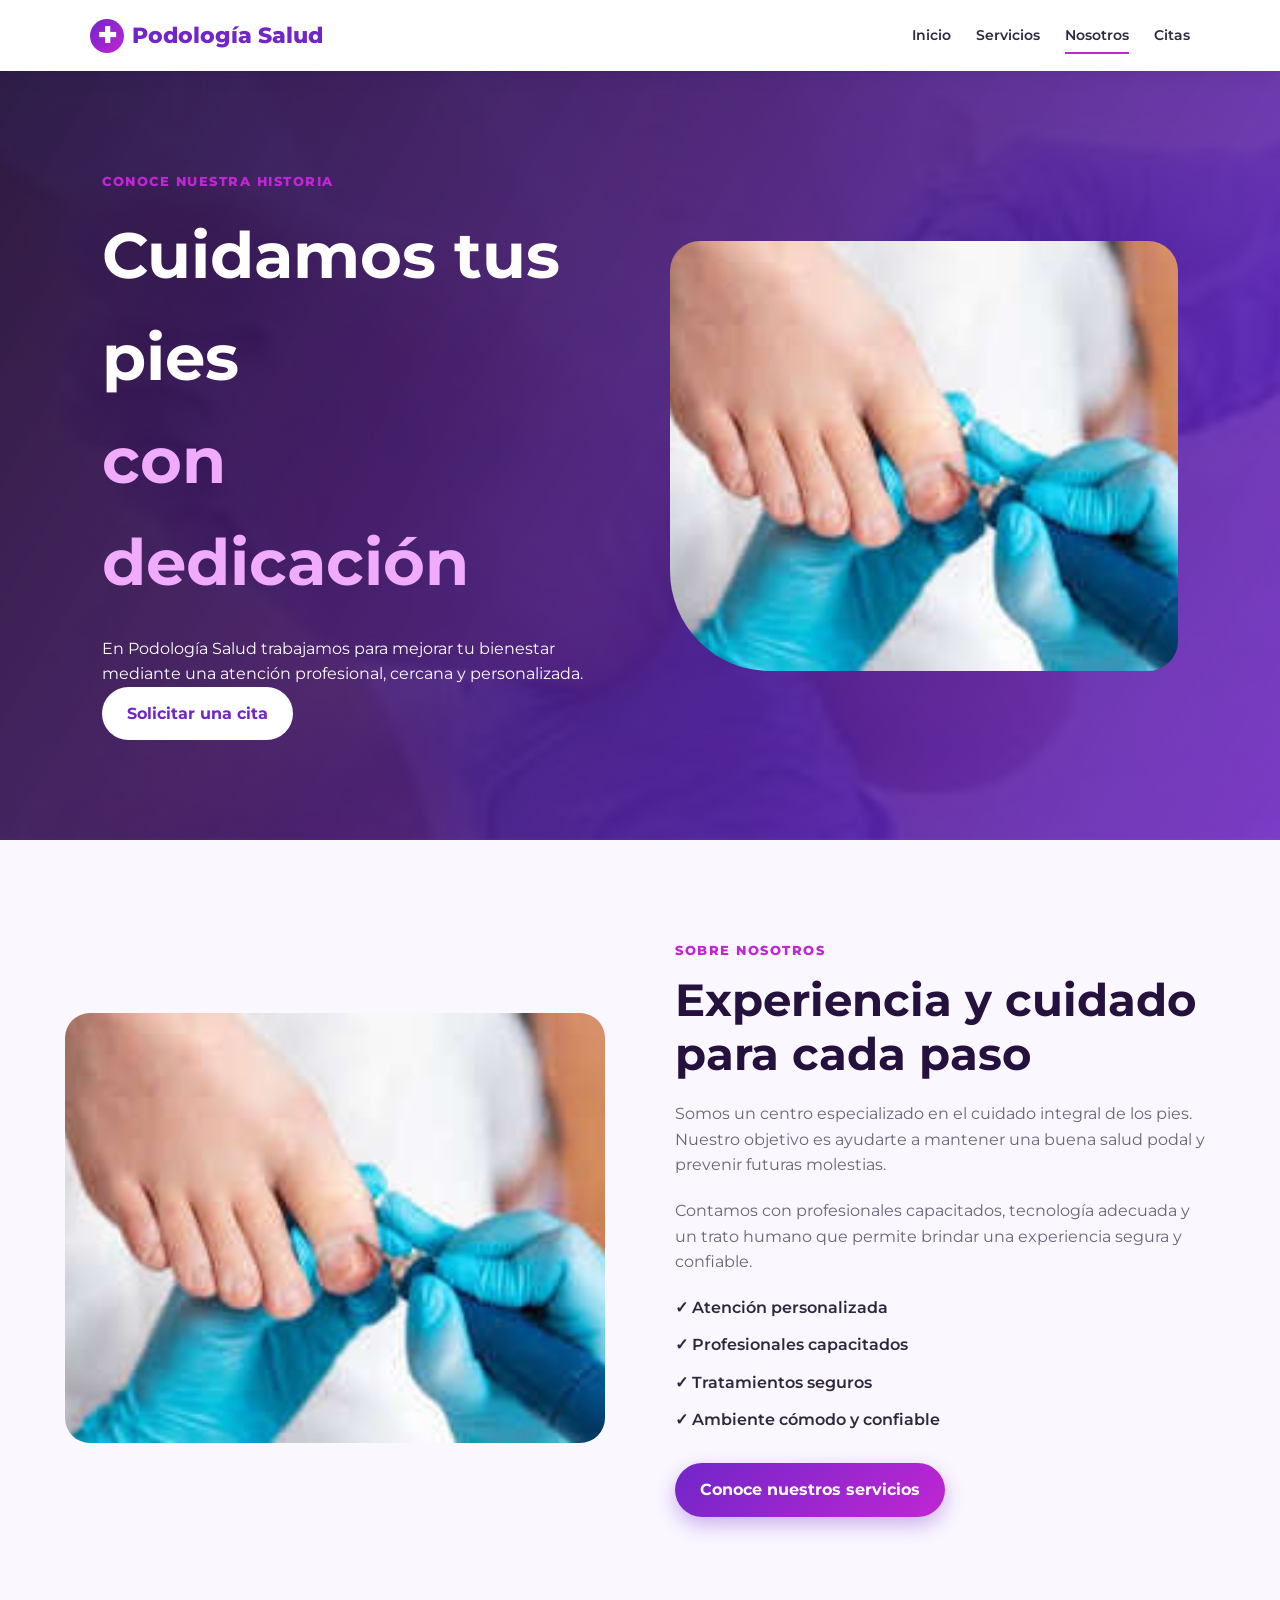
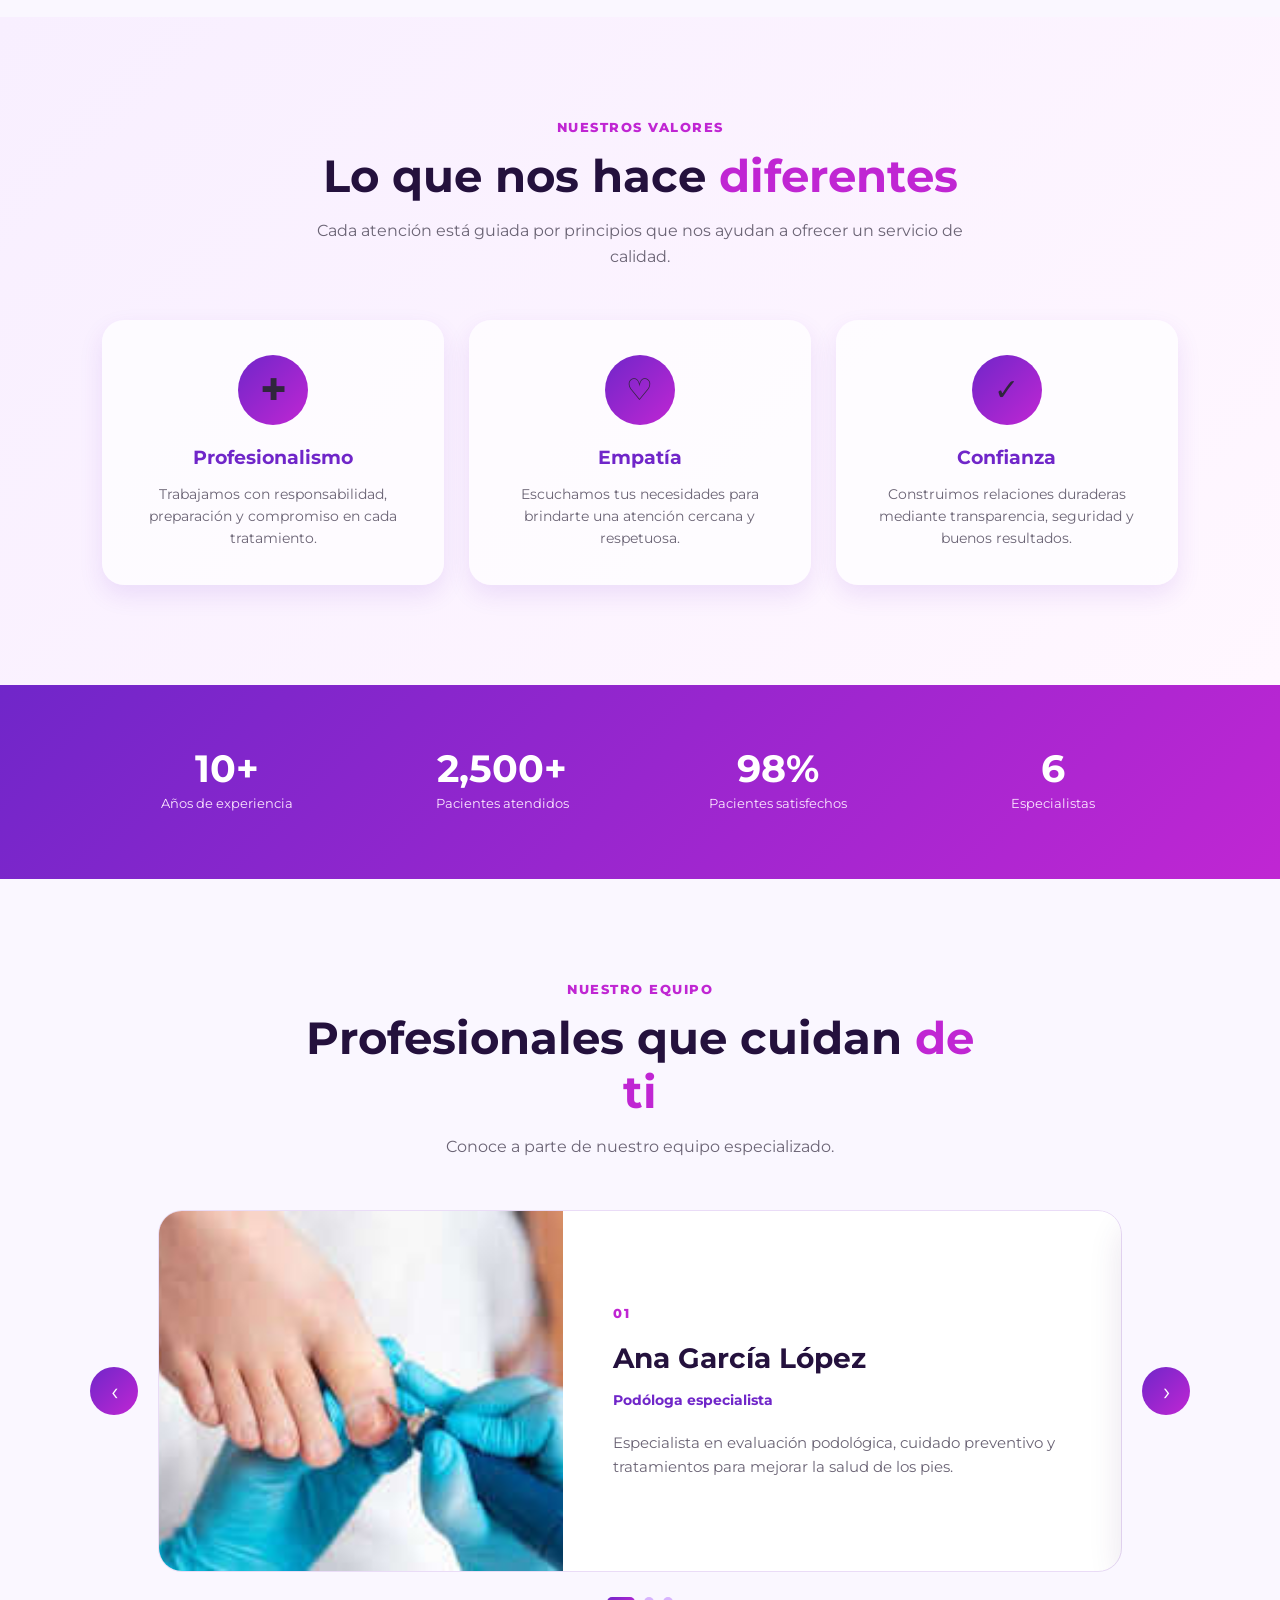
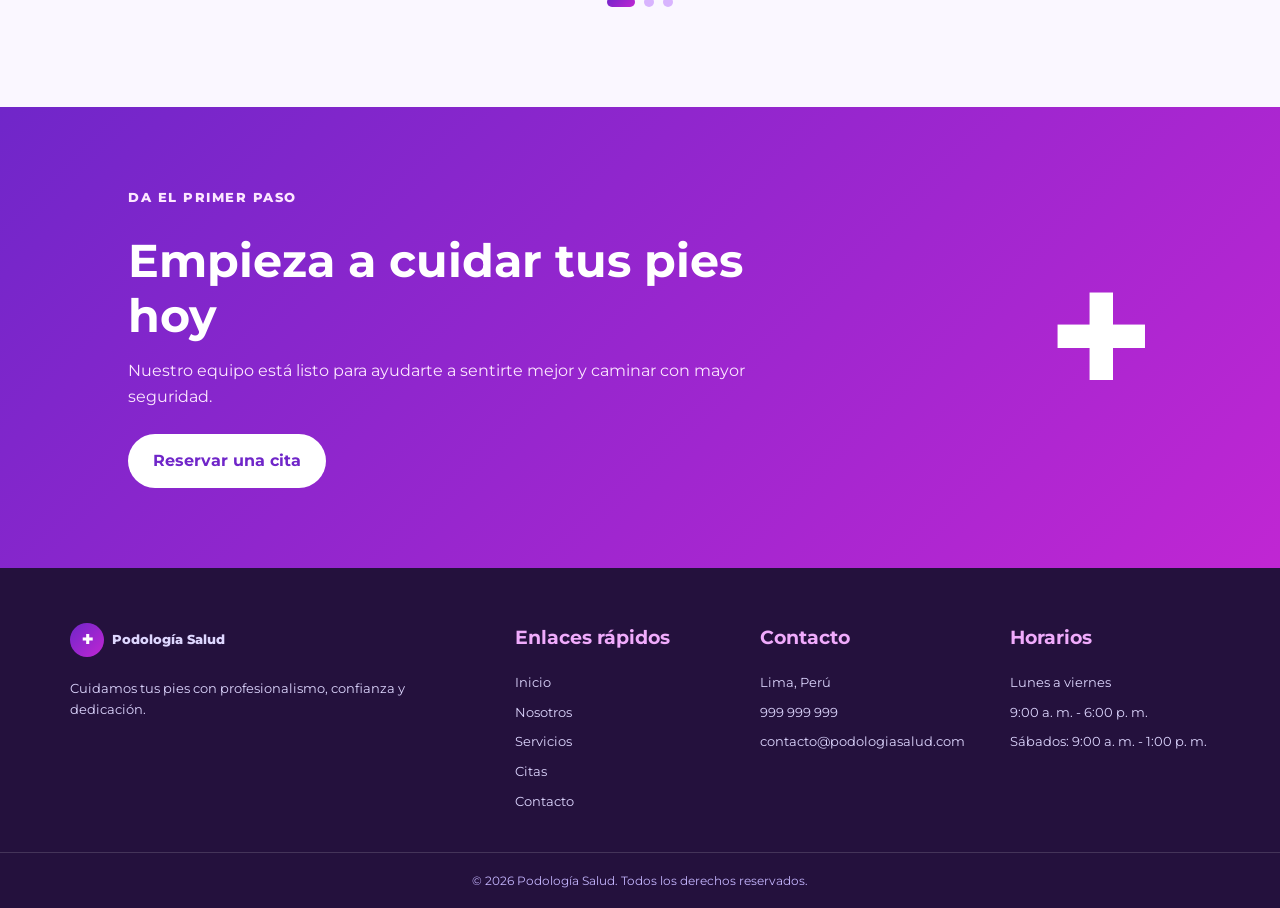
<file: PODOLOGIA/html/nosotros.html>
<!DOCTYPE html>
<html lang="es">
<head>
    <meta charset="UTF-8">
    <meta name="viewport" content="width=device-width, initial-scale=1.0">

    <title>Nosotros | Podología Salud</title>

    <link rel="stylesheet" href="../assets/css/estilo.css">
</head>
<body>

    <!-- ENCABEZADO -->
    <header class="encabezado">
        <a href="index.html" class="marca">
            <span class="marca-icono">✚</span>
            Podología Salud
        </a>

        <button
            class="menu-btn"
            id="menuBtn"
            type="button"
            aria-label="Abrir menú"
            aria-expanded="false">
            ☰
        </button>

        <nav id="menu">
            <a href="index.html">Inicio</a>
            <a href="servicios.html">Servicios</a>
            <a href="nosotros.html" class="activo">Nosotros</a>
            <a href="citas.html">Citas</a>
        </nav>
    </header>

    <main>

        <!-- HERO -->
        <section class="nosotros-hero">
            <div class="nosotros-hero-texto">
                <p class="etiqueta">CONOCE NUESTRA HISTORIA</p>

                <h1>
                    Cuidamos tus pies
                    <span>con dedicación</span>
                </h1>

                <p>
                    En Podología Salud trabajamos para mejorar tu bienestar
                    mediante una atención profesional, cercana y personalizada.
                </p>

                <a href="citas.html" class="boton boton-blanco">
                    Solicitar una cita
                </a>
            </div>

            <div class="nosotros-hero-imagen">
                <img
                    src="../assets/img/nosotros-1.jpg"
                    alt="Profesional de Podología Salud atendiendo a una paciente">
            </div>
        </section>

        <!-- INTRODUCCIÓN -->
        <section class="nosotros-introduccion revelar">

            <div class="nosotros-imagen">
                <img
                    src="../assets/img/nosotros-1.jpg"
                    alt="Equipo profesional de Podología Salud">
            </div>

            <div class="nosotros-texto">
                <p class="etiqueta">SOBRE NOSOTROS</p>

                <h2>
                    Experiencia y cuidado para
                    <span>cada paso</span>
                </h2>

                <p>
                    Somos un centro especializado en el cuidado integral de los
                    pies. Nuestro objetivo es ayudarte a mantener una buena salud
                    podal y prevenir futuras molestias.
                </p>

                <p>
                    Contamos con profesionales capacitados, tecnología adecuada
                    y un trato humano que permite brindar una experiencia segura
                    y confiable.
                </p>

                <div class="lista-check">
                    <p>✓ Atención personalizada</p>
                    <p>✓ Profesionales capacitados</p>
                    <p>✓ Tratamientos seguros</p>
                    <p>✓ Ambiente cómodo y confiable</p>
                </div>

                <a href="servicios.html" class="boton boton-principal">
                    Conoce nuestros servicios
                </a>
            </div>

        </section>

        <!-- VALORES -->
        <section class="valores-nosotros">

            <div class="encabezado-seccion">
                <p class="etiqueta">NUESTROS VALORES</p>

                <h2>
                    Lo que nos hace
                    <span>diferentes</span>
                </h2>

                <p>
                    Cada atención está guiada por principios que nos ayudan
                    a ofrecer un servicio de calidad.
                </p>
            </div>

            <div class="tarjetas-valores">

                <article class="valor revelar">
                    <div class="valor-icono">✚</div>

                    <h3>Profesionalismo</h3>

                    <p>
                        Trabajamos con responsabilidad, preparación y compromiso
                        en cada tratamiento.
                    </p>
                </article>

                <article class="valor revelar">
                    <div class="valor-icono">♡</div>

                    <h3>Empatía</h3>

                    <p>
                        Escuchamos tus necesidades para brindarte una atención
                        cercana y respetuosa.
                    </p>
                </article>

                <article class="valor revelar">
                    <div class="valor-icono">✓</div>

                    <h3>Confianza</h3>

                    <p>
                        Construimos relaciones duraderas mediante transparencia,
                        seguridad y buenos resultados.
                    </p>
                </article>

            </div>
        </section>

        <!-- ESTADÍSTICAS -->
        <section class="estadisticas">

            <div class="estadistica">
                <strong>10+</strong>
                <span>Años de experiencia</span>
            </div>

            <div class="estadistica">
                <strong>2,500+</strong>
                <span>Pacientes atendidos</span>
            </div>

            <div class="estadistica">
                <strong>98%</strong>
                <span>Pacientes satisfechos</span>
            </div>

            <div class="estadistica">
                <strong>6</strong>
                <span>Especialistas</span>
            </div>

        </section>

        <!-- EQUIPO -->
        <section class="equipo">

            <div class="encabezado-seccion">
                <p class="etiqueta">NUESTRO EQUIPO</p>

                <h2>
                    Profesionales que cuidan
                    <span>de ti</span>
                </h2>

                <p>
                    Conoce a parte de nuestro equipo especializado.
                </p>
            </div>

            <div class="carrusel-equipo">

                <button
                    id="anterior"
                    class="flecha-carrusel"
                    type="button"
                    aria-label="Profesional anterior">
                    ‹
                </button>

                <div class="ventana-carrusel">
                    <div class="pista-carrusel" id="pistaCarrusel">

                        <article class="profesional">
                            <div class="profesional-imagen">
                                <img
                    src="../assets/img/nosotros-1.jpg"
                                    alt="Ana García, podóloga especialista">
                            </div>

                            <div class="datos-profesional">
                                <span class="numero-profesional">01</span>

                                <h3>Ana García López</h3>

                                <p class="cargo">
                                    Podóloga especialista
                                </p>

                                <p>
                                    Especialista en evaluación podológica,
                                    cuidado preventivo y tratamientos para
                                    mejorar la salud de los pies.
                                </p>
                            </div>
                        </article>

                        <article class="profesional">
                            <div class="profesional-imagen">
                                <img
                    src="../assets/img/nosotros-1.jpg"
                                    alt="Carlos Mendoza, podólogo clínico">
                            </div>

                            <div class="datos-profesional">
                                <span class="numero-profesional">02</span>

                                <h3>Carlos Mendoza Ruiz</h3>

                                <p class="cargo">
                                    Podólogo clínico
                                </p>

                                <p>
                                    Profesional dedicado al tratamiento de uñas,
                                    callosidades, durezas y molestias frecuentes.
                                </p>
                            </div>
                        </article>

                        <article class="profesional">
                            <div class="profesional-imagen">
                                <img
                    src="../assets/img/nosotros-1.jpg"
                                    alt="María Torres, podóloga especialista">
                            </div>

                            <div class="datos-profesional">
                                <span class="numero-profesional">03</span>

                                <h3>María Torres Sánchez</h3>

                                <p class="cargo">
                                    Podóloga especialista
                                </p>

                                <p>
                                    Experta en prevención, orientación y cuidado
                                    integral para pacientes de todas las edades.
                                </p>
                            </div>
                        </article>

                    </div>
                </div>

                <button
                    id="siguiente"
                    class="flecha-carrusel"
                    type="button"
                    aria-label="Siguiente profesional">
                    ›
                </button>

            </div>

            <div class="indicadores-carrusel">
                <button
                    class="indicador activo"
                    type="button"
                    aria-label="Mostrar profesional 1">
                </button>

                <button
                    class="indicador"
                    type="button"
                    aria-label="Mostrar profesional 2">
                </button>

                <button
                    class="indicador"
                    type="button"
                    aria-label="Mostrar profesional 3">
                </button>
            </div>

        </section>

        <!-- LLAMADA A LA ACCIÓN -->
        <section class="llamada-accion">

            <div class="llamada-contenido">
                <p class="etiqueta">DA EL PRIMER PASO</p>

                <h2>
                    Empieza a cuidar tus pies hoy
                </h2>

                <p>
                    Nuestro equipo está listo para ayudarte a sentirte mejor
                    y caminar con mayor seguridad.
                </p>

                <a href="citas.html" class="boton boton-blanco">
                    Reservar una cita
                </a>
            </div>

            <div class="llamada-icono">✚</div>

        </section>

    </main>

    <!-- PIE DE PÁGINA -->
    <footer class="pie-pagina">

        <div class="footer-contenido">

            <div class="footer-columna">
                <a href="index.html" class="marca marca-footer">
                    <span class="marca-icono">✚</span>
                    Podología Salud
                </a>

                <p>
                    Cuidamos tus pies con profesionalismo,
                    confianza y dedicación.
                </p>
            </div>

            <div class="footer-columna">
                <h3>Enlaces rápidos</h3>

                <a href="index.html">Inicio</a>
                <a href="nosotros.html">Nosotros</a>
                <a href="servicios.html">Servicios</a>
                <a href="citas.html">Citas</a>
                <a href="contacto.html">Contacto</a>
            </div>

            <div class="footer-columna">
                <h3>Contacto</h3>

                <p>Lima, Perú</p>
                <p>999 999 999</p>
                <p>contacto@podologiasalud.com</p>
            </div>

            <div class="footer-columna">
                <h3>Horarios</h3>

                <p>Lunes a viernes</p>
                <p>9:00 a. m. - 6:00 p. m.</p>
                <p>Sábados: 9:00 a. m. - 1:00 p. m.</p>
            </div>

        </div>

        <div class="footer-final">
            © <span id="anio"></span> Podología Salud.
            Todos los derechos reservados.
        </div>

    </footer>

<script src="../assets/js/script.js"></script>

</body>
</html>
</file>
<file: PODOLOGIA/assets/css/estilo.css>
@import url('https://fonts.googleapis.com/css2?family=Montserrat:wght@400;500;600;700;800&display=swap');

:root {
    --morado: #7026c9;
    --morado-oscuro: #24113d;
    --fucsia: #c026d3;
    --rosa: #f0abfc;
    --texto: #30263d;
    --gris: #6b6475;
    --claro: #faf7ff;
    --blanco: #ffffff;
}

* {
    box-sizing: border-box;
    margin: 0;
    padding: 0;
}

html {
    scroll-behavior: smooth;
}

body {
    min-height: 100vh;
    overflow-x: hidden;
    background: var(--claro);
    color: var(--texto);
    font-family: "Montserrat", Arial, sans-serif;
    line-height: 1.6;
}

img {
    display: block;
    max-width: 100%;
}

a,
button,
input,
select,
textarea {
    font-family: inherit;
}

/* ENCABEZADO */

.encabezado {
    position: sticky;
    top: 0;
    z-index: 1000;

    display: flex;
    align-items: center;
    justify-content: space-between;

    padding: 18px 7%;
    background: rgba(255, 255, 255, .96);
    box-shadow: 0 3px 18px #32105c18;
    backdrop-filter: blur(12px);
}

.marca {
    display: flex;
    align-items: center;
    gap: 8px;

    color: var(--morado);
    font-size: 22px;
    font-weight: 800;
    text-decoration: none;
}

.marca-icono {
    display: flex;
    align-items: center;
    justify-content: center;

    width: 34px;
    height: 34px;
    border-radius: 50%;

    background: linear-gradient(135deg, var(--morado), var(--fucsia));
    color: white;
}

nav {
    display: flex;
    align-items: center;
    gap: 25px;
}

nav a {
    position: relative;
    color: var(--texto);
    font-size: 14px;
    font-weight: 600;
    text-decoration: none;
}

nav a::after {
    content: "";
    position: absolute;
    left: 0;
    bottom: -7px;

    width: 0;
    height: 2px;

    background: var(--fucsia);
    transition: width .3s ease;
}

nav a:hover::after,
nav a.activo::after {
    width: 100%;
}

.menu-btn {
    display: none;
    border: none;
    background: transparent;
    color: var(--morado);
    cursor: pointer;
    font-size: 28px;
}

/* ELEMENTOS GENERALES */

.etiqueta {
    margin-bottom: 12px;
    color: var(--fucsia);
    font-size: 13px;
    font-weight: 800;
    letter-spacing: 1.5px;
}

.boton {
    display: inline-block;
    padding: 14px 25px;
    border-radius: 30px;
    font-weight: 700;
    text-decoration: none;
    transition: .3s ease;
}

.boton-principal {
    border: none;
    background: linear-gradient(135deg, var(--morado), var(--fucsia));
    color: white;
    cursor: pointer;
    box-shadow: 0 8px 20px #7026c955;
}

.boton-principal:hover {
    transform: translateY(-4px);
    box-shadow: 0 12px 25px #7026c977;
}

.boton-outline {
    border: 2px solid var(--morado);
    color: var(--morado);
}

.boton-outline:hover {
    background: var(--morado);
    color: white;
}

.boton-blanco {
    background: white;
    color: var(--morado);
}

.boton-blanco:hover {
    transform: translateY(-4px);
    background: #fdf4ff;
    color: var(--morado-oscuro);
}

.boton-centro {
    display: block;
    width: fit-content;
    margin: 35px auto 0;
}

.seccion {
    max-width: 1200px;
    margin: auto;
    padding: 100px 25px;
}

.encabezado-seccion {
    max-width: 700px;
    margin: 0 auto 50px;
    text-align: center;
}

.encabezado-seccion h2 {
    margin-bottom: 15px;
    color: var(--morado-oscuro);
    font-size: clamp(30px, 4vw, 45px);
    line-height: 1.2;
}

.encabezado-seccion h2 span {
    color: var(--fucsia);
}

.encabezado-seccion > p:last-child {
    color: var(--gris);
}

/* HERO PRINCIPAL */

.hero-principal {
    display: grid;
    grid-template-columns: 1fr 1fr;
    align-items: center;
    gap: 60px;

    min-height: 680px;
    padding: 90px 8%;
    overflow: hidden;

    background:
        linear-gradient(
            110deg,
            rgba(36, 17, 61, .96),
            rgba(112, 38, 201, .82),
            rgba(192, 38, 211, .68)
        ),
        url("../img/fondo-podologia.jpg") center/cover no-repeat;

    color: white;
}

.hero-texto h1 {
    max-width: 650px;
    margin-bottom: 25px;
    color: white;
    font-size: clamp(38px, 5vw, 68px);
    line-height: 1.08;
}

.hero-texto h1 span {
    display: block;
    color: var(--rosa);
}

.hero-descripcion {
    max-width: 570px;
    margin-bottom: 30px;
    color: #f5eaff;
    font-size: 18px;
}

.hero-botones {
    display: flex;
    flex-wrap: wrap;
    gap: 15px;
}

.hero-confianza {
    display: flex;
    flex-wrap: wrap;
    gap: 35px;
    margin-top: 45px;
}

.hero-confianza div {
    display: flex;
    flex-direction: column;
}

.hero-confianza strong {
    color: var(--rosa);
    font-size: 22px;
}

.hero-confianza small {
    color: #f5eaff;
    font-size: 11px;
}

.hero-imagen {
    position: relative;
}

.hero-imagen img {
    width: 100%;
    height: 520px;
    object-fit: cover;
    border-radius: 35px 35px 35px 100px;
    box-shadow: 0 20px 45px #16082766;
}

.tarjeta-flotante {
    position: absolute;
    right: -25px;
    bottom: 35px;

    display: flex;
    align-items: center;
    gap: 12px;

    max-width: 270px;
    padding: 16px;

    background: white;
    border-radius: 15px;
    box-shadow: 0 10px 25px #32105c25;
}

.tarjeta-flotante > span {
    display: flex;
    align-items: center;
    justify-content: center;

    width: 35px;
    height: 35px;
    border-radius: 50%;

    background: #dcfce7;
    color: #16a34a;
    font-weight: bold;
}

.tarjeta-flotante strong,
.tarjeta-flotante small {
    display: block;
}

.tarjeta-flotante strong {
    color: var(--texto);
    font-size: 12px;
}

.tarjeta-flotante small {
    color: var(--gris);
    font-size: 10px;
}

/* TARJETAS */

.beneficios {
    background: white;
}

.tarjetas-beneficios,
.tarjetas-servicios,
.pasos {
    display: grid;
    gap: 25px;
}

.tarjetas-beneficios {
    grid-template-columns: repeat(4, 1fr);
}

.tarjetas-servicios {
    grid-template-columns: repeat(3, 1fr);
}

.beneficio,
.servicio,
.paso {
    border-radius: 20px;
    background: white;
    box-shadow: 0 8px 25px #32105c12;
}

.beneficio {
    padding: 30px 22px;
    border: 1px solid #f0e5fa;
    text-align: center;
    transition: .35s ease;
}

.beneficio:hover,
.servicio:hover,
.paso:hover {
    transform: translateY(-8px);
}

.beneficio-icono {
    display: flex;
    align-items: center;
    justify-content: center;

    width: 65px;
    height: 65px;
    margin: 0 auto 20px;
    border-radius: 20px;

    background: #f7eaff;
    font-size: 30px;
}

.beneficio h3,
.servicio-contenido h3,
.paso h3 {
    color: var(--morado);
}

.beneficio h3 {
    margin-bottom: 12px;
}

.beneficio p,
.servicio-contenido p,
.paso p {
    color: var(--gris);
    font-size: 14px;
}

.servicio {
    overflow: hidden;
    transition: .35s ease;
}

.servicio img {
    width: 100%;
    height: 230px;
    object-fit: cover;
}

.servicio-contenido {
    padding: 25px;
}

.servicio-contenido h3 {
    margin-bottom: 10px;
}

.servicio-contenido p {
    margin-bottom: 15px;
}

.servicio-contenido a,
.enlace-servicio {
    color: var(--fucsia);
    font-weight: 700;
    text-decoration: none;
}

/* SOBRE NOSOTROS */

.sobre-nosotros,
.nosotros-introduccion {
    display: grid;
    grid-template-columns: 1fr 1fr;
    align-items: center;
    gap: 70px;
}

.sobre-nosotros {
    padding: 110px 8%;
    background: white;
}

.galeria-nosotros {
    position: relative;
    min-height: 500px;
}

.foto-grande {
    width: 75%;
    height: 430px;
    object-fit: cover;
    border-radius: 25px;
    box-shadow: 0 15px 30px #32105c25;
}
.foto-pequena {
    position: absolute;
    width: 190px;
    height: 170px;
    object-fit: cover;
    border: 8px solid white;
    border-radius: 20px;
    box-shadow: 0 10px 25px #32105c25;
}

.foto-arriba {
    top: 20px;
    right: 0;
}

.foto-abajo {
    right: 35px;
    bottom: 0;
}

.sobre-texto h2,
.nosotros-texto h2 {
    margin-bottom: 20px;
    color: var(--morado-oscuro);
    font-size: clamp(30px, 4vw, 45px);
    line-height: 1.2;
}

.sobre-texto > p,
.nosotros-texto > p:not(.etiqueta) {
    margin-bottom: 20px;
    color: var(--gris);
}

.lista-check {
    margin-bottom: 30px;
}

.lista-check p {
    margin-bottom: 12px;
    color: var(--texto);
    font-weight: 600;
}

/* ESTADÍSTICAS */

.estadisticas {
    display: grid;
    grid-template-columns: repeat(4, 1fr);
    gap: 25px;
    padding: 65px 8%;
    background: linear-gradient(135deg, var(--morado), var(--fucsia));
    color: white;
    text-align: center;
}

.estadistica {
    display: flex;
    flex-direction: column;
    gap: 5px;
}

.estadistica strong {
    font-size: 38px;
    line-height: 1;
}

.estadistica span {
    color: #fce7ff;
    font-size: 13px;
}

/* PROCESO */

.proceso {
    background: var(--claro);
}

.pasos {
    grid-template-columns: repeat(4, 1fr);
}

.paso {
    position: relative;
    padding: 30px 22px;
    text-align: center;
    transition: transform .3s ease;
}

.paso > span {
    position: absolute;
    top: 15px;
    right: 18px;
    color: #d8b4fe;
    font-size: 14px;
    font-weight: 800;
}

.paso-icono {
    display: flex;
    align-items: center;
    justify-content: center;

    width: 65px;
    height: 65px;
    margin: 10px auto 18px;
    border-radius: 50%;

    background: #f7eaff;
    font-size: 28px;
}

/* LLAMADA A LA ACCIÓN */

.llamada-accion {
    display: flex;
    align-items: center;
    justify-content: space-between;
    gap: 40px;

    padding: 80px 10%;
    background: linear-gradient(135deg, var(--morado), var(--fucsia));
    color: white;
}

.llamada-contenido {
    max-width: 700px;
}

.llamada-contenido h2 {
    margin-bottom: 15px;
    color: white;
    font-size: clamp(30px, 4vw, 46px);
    line-height: 1.2;
}

.llamada-contenido p {
    margin-bottom: 25px;
    color: #fce7ff;
}

.llamada-icono {
    font-size: 120px;
}

/* FOOTER */

.pie-pagina {
    background: var(--morado-oscuro);
    color: white;
}

.footer-contenido {
    display: grid;
    grid-template-columns: 2fr 1fr 1fr 1fr;
    gap: 45px;

    max-width: 1200px;
    margin: auto;
    padding: 55px 30px 40px;
}

.footer-columna {
    display: flex;
    flex-direction: column;
    align-items: flex-start;
    gap: 9px;
    text-align: left;
}

.footer-columna h3 {
    margin-bottom: 10px;
    color: var(--rosa);
}

.footer-columna p,
.footer-columna a {
    color: #ddd6fe;
    font-size: 13px;
}

.footer-columna a {
    text-decoration: none;
}

.footer-columna a:hover {
    color: white;
}

.marca-footer {
    width: fit-content;
    margin-bottom: 12px;
    color: white;
}

.footer-final {
    padding: 18px 20px;
    border-top: 1px solid #ffffff25;
    color: #c4b5fd;
    font-size: 12px;
    text-align: center;
}

/* PÁGINA NOSOTROS */

.nosotros-hero {
    display: grid;
    grid-template-columns: 1fr 1fr;
    align-items: center;
    gap: 60px;

    padding: 100px 8%;
    background:
        linear-gradient(120deg, #24113df2, #7026c9d9),
        url("../img/nosotros-portada.jpg") center/cover;
    color: white;
}

.nosotros-hero-texto h1 {
    margin-bottom: 22px;
    color: white;
    font-size: clamp(38px, 5vw, 65px);
}

.nosotros-hero-texto h1 span {
    display: block;
    color: var(--rosa);
}

.nosotros-hero-imagen img {
    width: 100%;
    height: 430px;
    object-fit: cover;
    border-radius: 30px 30px 30px 100px;
}

.nosotros-introduccion {
    max-width: 1200px;
    margin: auto;
    padding: 100px 25px;
}

.nosotros-imagen img {
    width: 100%;
    height: 430px;
    object-fit: cover;
    border-radius: 25px;
}

/* VALORES */

.valores-nosotros {
    padding: 100px 8%;
    background: linear-gradient(135deg, #f8efff, #fff7ff);
}

.tarjetas-valores {
    display: grid;
    grid-template-columns: repeat(3, 1fr);
    gap: 25px;
    max-width: 1150px;
    margin: auto;
}

.valor {
    padding: 35px 25px;
    border-radius: 22px;
    background: #ffffffb8;
    text-align: center;
    box-shadow: 0 10px 25px #7026c91c;
}

.valor-icono {
    display: flex;
    align-items: center;
    justify-content: center;

    width: 70px;
    height: 70px;
    margin: auto;
    border-radius: 50%;

    background: linear-gradient(135deg, var(--morado), var(--fucsia));
    font-size: 30px;
}

.valor h3 {
    margin: 18px 0 10px;
    color: var(--morado);
}

.valor p {
    color: var(--gris);
    font-size: 14px;
}

/* FORMULARIOS */

.formulario {
    width: 100%;
    max-width: 700px;
    margin: auto;
    padding: 35px;
    border-radius: 20px;
    background: white;
    box-shadow: 0 10px 30px #32105c18;
}

.formulario-grupo {
    display: flex;
    flex-direction: column;
    margin-bottom: 20px;
}

.formulario-grupo label {
    margin-bottom: 7px;
    color: var(--morado-oscuro);
    font-weight: 700;
}

.formulario-grupo input,
.formulario-grupo select,
.formulario-grupo textarea {
    width: 100%;
    padding: 13px 15px;
    border: 1px solid #ddccef;
    border-radius: 10px;
    outline: none;
    background: white;
    color: var(--texto);
    font-size: 14px;
}

.formulario-grupo input:focus,
.formulario-grupo select:focus,
.formulario-grupo textarea:focus {
    border-color: var(--fucsia);
    box-shadow: 0 0 0 3px #c026d322;
}

.formulario-grupo textarea {
    min-height: 130px;
    resize: vertical;
}

.mensaje-exito {
    margin-top: 20px;
    padding: 14px;
    border-radius: 10px;
    background: #dcfce7;
    color: #166534;
    text-align: center;
}

.mensaje-error {
    margin-top: 20px;
    padding: 14px;
    border-radius: 10px;
    background: #fee2e2;
    color: #991b1b;
    text-align: center;
}

/* SERVICIOS */

.servicios-hero {
    display: grid;
    grid-template-columns: 1fr 1fr;
    align-items: center;
    gap: 60px;

    padding: 100px 8%;
    background:
        linear-gradient(120deg, #24113df2, #7026c9d9),
        url("../img/servicios-portada.jpg") center/cover;
    color: white;
}

.servicios-hero-contenido h1 {
    margin-bottom: 22px;
    color: white;
    font-size: clamp(38px, 5vw, 62px);
}

.servicios-hero-contenido h1 span {
    display: block;
    color: var(--rosa);
}

.servicios-hero-imagen img {
    width: 100%;
    height: 420px;
    object-fit: cover;
    border-radius: 30px 30px 30px 100px;
}

.introduccion-servicios {
    max-width: 750px;
    margin: auto;
    padding: 90px 25px 50px;
    text-align: center;
}

.introduccion-servicios h2 {
    margin-bottom: 18px;
    color: var(--morado-oscuro);
    font-size: clamp(30px, 4vw, 45px);
}

.lista-servicios {
    max-width: 1150px;
    margin: auto;
    padding: 40px 25px 100px;
}

.servicio-detalle {
    display: grid;
    grid-template-columns: 42% 58%;
    min-height: 360px;
    margin-bottom: 35px;
    overflow: hidden;
    border-radius: 25px;
    background: white;
    box-shadow: 0 12px 30px #32105c14;
}

.servicio-invertido {
    grid-template-columns: 58% 42%;
}

.servicio-invertido .servicio-detalle-imagen {
    order: 2;
}

.servicio-invertido .servicio-detalle-contenido {
    order: 1;
}

.servicio-detalle-imagen {
    min-height: 360px;
    overflow: hidden;
}

.servicio-detalle-imagen img {
    width: 100%;
    height: 100%;
    object-fit: cover;
}

.servicio-detalle-contenido {
    display: flex;
    flex-direction: column;
    justify-content: center;
    padding: 45px;
}
.servicio-detalle-contenido h2 {
    margin-bottom: 15px;
    color: var(--morado-oscuro);
}

.servicio-detalle-contenido > p {
    margin-bottom: 18px;
    color: var(--gris);
}

.servicio-detalle-contenido ul {
    margin-bottom: 22px;
    padding-left: 20px;
}

.servicio-detalle-contenido li {
    margin-bottom: 8px;
    color: var(--gris);
}

/* BENEFICIOS DE SERVICIOS */

.beneficios-servicios {
    padding: 100px 25px;
    background: linear-gradient(135deg, #f8efff, #fff7ff);
}

.beneficios-servicios-grid {
    display: grid;
    grid-template-columns: repeat(3, 1fr);
    gap: 25px;
    max-width: 1100px;
    margin: auto;
}

.beneficio-servicio {
    padding: 35px 25px;
    border-radius: 22px;
    background: white;
    text-align: center;
    box-shadow: 0 10px 25px #7026c91c;
}

.beneficio-servicio > div {
    display: flex;
    align-items: center;
    justify-content: center;

    width: 70px;
    height: 70px;
    margin: 0 auto;

    border-radius: 50%;
    background: linear-gradient(135deg, var(--morado), var(--fucsia));
    font-size: 30px;
}

.beneficio-servicio h3 {
    margin: 18px 0 10px;
    color: var(--morado);
    font-size: 18px;
}

.beneficio-servicio p {
    color: var(--gris);
    font-size: 14px;
}

/* CONTACTO */

.contacto-contenedor {
    display: grid;
    grid-template-columns: .9fr 1.1fr;
    align-items: start;
    gap: 45px;
    max-width: 1100px;
    margin: auto;
}

.contacto-informacion {
    display: grid;
    gap: 16px;
}

.contacto-tarjeta {
    display: flex;
    align-items: center;
    gap: 18px;
    min-height: 92px;
    padding: 20px 24px;
    border: 1px solid #eadcf7;
    border-radius: 14px;
    background: white;
    box-shadow: 0 6px 18px #32105c14;
}

.contacto-icono {
    display: flex;
    align-items: center;
    justify-content: center;

    flex: 0 0 48px;
    width: 48px;
    height: 48px;

    border-radius: 12px;
    background: #f3e8ff;
    color: var(--morado);
    font-size: 23px;
    font-weight: bold;
}

.contacto-tarjeta h3 {
    margin-bottom: 4px;
    color: var(--morado-oscuro);
    font-size: 16px;
}

.contacto-tarjeta p {
    color: var(--gris);
    font-size: 13px;
}

.mapa-contacto {
    padding: 90px 25px;
    background: white;
}

.mapa-contenedor {
    max-width: 1100px;
    height: 380px;
    margin: auto;
    overflow: hidden;
    border-radius: 22px;
    box-shadow: 0 10px 30px #32105c20;
}

.mapa-contenedor iframe {
    width: 100%;
    height: 100%;
    border: 0;
}

/* CARRUSEL DEL EQUIPO */

.equipo {
    padding: 100px 25px;
    background: var(--claro);
}

.carrusel-equipo {
    display: flex;
    align-items: center;
    gap: 20px;
    width: min(1100px, 100%);
    margin: auto;
}

.ventana-carrusel {
    width: 100%;
    overflow: hidden;
    border-radius: 24px;
}

.pista-carrusel {
    display: flex;
    width: 100%;
    transition: transform .6s ease;
}

.profesional {
    display: grid;
    grid-template-columns: 42% 58%;
    flex: 0 0 100%;
    min-height: 360px;
    overflow: hidden;
    border: 1px solid #eadcf7;
    border-radius: 24px;
    background: white;
    box-shadow: 0 15px 35px #4119641f;
}

.profesional-imagen {
    min-height: 360px;
    overflow: hidden;
}

.profesional-imagen img {
    width: 100%;
    height: 100%;
    object-fit: cover;
}

.datos-profesional {
    display: flex;
    flex-direction: column;
    justify-content: center;
    padding: 50px;
}

.numero-profesional {
    margin-bottom: 12px;
    color: var(--fucsia);
    font-size: 13px;
    font-weight: 800;
    letter-spacing: 2px;
}

.datos-profesional h3 {
    margin-bottom: 8px;
    color: var(--morado-oscuro);
    font-size: 28px;
}

.datos-profesional .cargo {
    margin-bottom: 20px;
    color: var(--morado);
    font-size: 14px;
    font-weight: 700;
}

.datos-profesional p:last-child {
    color: var(--gris);
    font-size: 15px;
}

.flecha-carrusel {
    display: flex;
    align-items: center;
    justify-content: center;

    flex: 0 0 48px;
    width: 48px;
    height: 48px;

    border: none;
    border-radius: 50%;
    background: linear-gradient(135deg, var(--morado), var(--fucsia));
    color: white;
    cursor: pointer;
    font-size: 25px;
}

.indicadores-carrusel {
    display: flex;
    justify-content: center;
    gap: 9px;
    margin-top: 25px;
}

.indicador {
    width: 10px;
    height: 10px;
    padding: 0;
    border: none;
    border-radius: 50%;
    background: #d8b4fe;
    cursor: pointer;
}

.indicador.activo {
    width: 28px;
    border-radius: 10px;
    background: linear-gradient(135deg, var(--morado), var(--fucsia));
}

/* ANIMACIONES */

.revelar {
    opacity: 0;
    transform: translateY(25px);
    transition: opacity .7s ease, transform .7s ease;
}

.revelar.visible {
    opacity: 1;
    transform: translateY(0);
}

/* TABLET */

@media (max-width: 800px) {
    .menu-btn {
        display: block;
    }

    nav {
        position: absolute;
        top: 70px;
        left: 0;

        display: none;
        flex-direction: column;
        gap: 18px;

        width: 100%;
        padding: 22px;

        background: white;
        text-align: center;
    }

    nav.mostrar {
        display: flex;
    }

    .hero-principal,
    .nosotros-hero,
    .servicios-hero,
    .sobre-nosotros,
    .nosotros-introduccion {
        grid-template-columns: 1fr;
    }

    .hero-principal,
    .nosotros-hero,
    .servicios-hero {
        padding: 75px 25px;
        text-align: center;
    }

    .hero-botones,
    .hero-confianza {
        justify-content: center;
    }

    .tarjetas-beneficios,
    .tarjetas-servicios,
    .pasos {
        grid-template-columns: repeat(2, 1fr);
    }

    .estadisticas {
        grid-template-columns: repeat(2, 1fr);
    }

    .servicio-detalle,
    .servicio-invertido {
        grid-template-columns: 1fr;
    }

    .servicio-invertido .servicio-detalle-imagen,
    .servicio-invertido .servicio-detalle-contenido {
        order: initial;
    }

    .beneficios-servicios-grid,
    .tarjetas-valores {
        grid-template-columns: 1fr;
    }

    .contacto-contenedor {
        grid-template-columns: 1fr;
    }

    .profesional {
        grid-template-columns: 1fr;
    }

    .profesional-imagen {
        height: 280px;
        min-height: 280px;
    }

    .datos-profesional {
        padding: 35px 30px;
    }

    .llamada-accion {
        flex-direction: column;
        padding: 65px 25px;
        text-align: center;
    }

    .footer-contenido {
        grid-template-columns: 1fr 1fr;
    }

    .footer-columna:first-child {
        grid-column: 1 / -1;
    }
}

/* CELULAR */

@media (max-width: 520px) {
    .marca {
        font-size: 18px;
    }

    .hero-texto h1,
    .servicios-hero-contenido h1,
    .nosotros-hero-texto h1 {
        font-size: 35px;
    }

    .hero-imagen img,
    .servicios-hero-imagen img,
    .nosotros-hero-imagen img,
    .nosotros-imagen img {
        height: 280px;
        border-radius: 22px;
    }

    .tarjetas-beneficios,
    .tarjetas-servicios,
    .pasos,
    .estadisticas,
    .footer-contenido {
        grid-template-columns: 1fr;
    }

    .foto-grande {
        width: 85%;
        height: 350px;
    }

    .foto-pequena {
        width: 135px;
        height: 120px;
    }

    .foto-abajo {
        right: 10px;
        bottom: 10px;
    }

    .footer-contenido {
        gap: 30px;
        padding: 45px 25px 30px;
    }

    .footer-columna,
    .footer-columna:first-child {
        grid-column: auto;
        align-items: center;
        text-align: center;
    }

    .marca-footer {
        margin: 0 auto 12px;
    }

    .formulario {
        padding: 25px 20px;
    }

    .llamada-icono {
        font-size: 80px;
    }

    .carrusel-equipo {
        gap: 8px;
    }

    .flecha-carrusel {
        flex-basis: 36px;
        width: 36px;
        height: 36px;
        font-size: 18px;
    }

    .profesional {
        border-radius: 18px;
    }
     .profesional-imagen {
        height: 230px;
        min-height: 230px;
    }

    .datos-profesional {
        padding: 25px 20px;
    }

    .datos-profesional h3 {
        font-size: 22px;
    }

    .datos-profesional p:last-child {
        font-size: 13px;
    }

    .contacto-tarjeta {
        align-items: flex-start;
        padding: 17px;
    }

    .contacto-icono {
        flex-basis: 42px;
        width: 42px;
        height: 42px;
        font-size: 20px;
    }

    .mapa-contacto {
        padding: 70px 20px;
    }

    .mapa-contenedor {
        height: 300px;
    }

    .servicio-detalle-contenido {
        padding: 30px 22px;
    }
}
</file>
